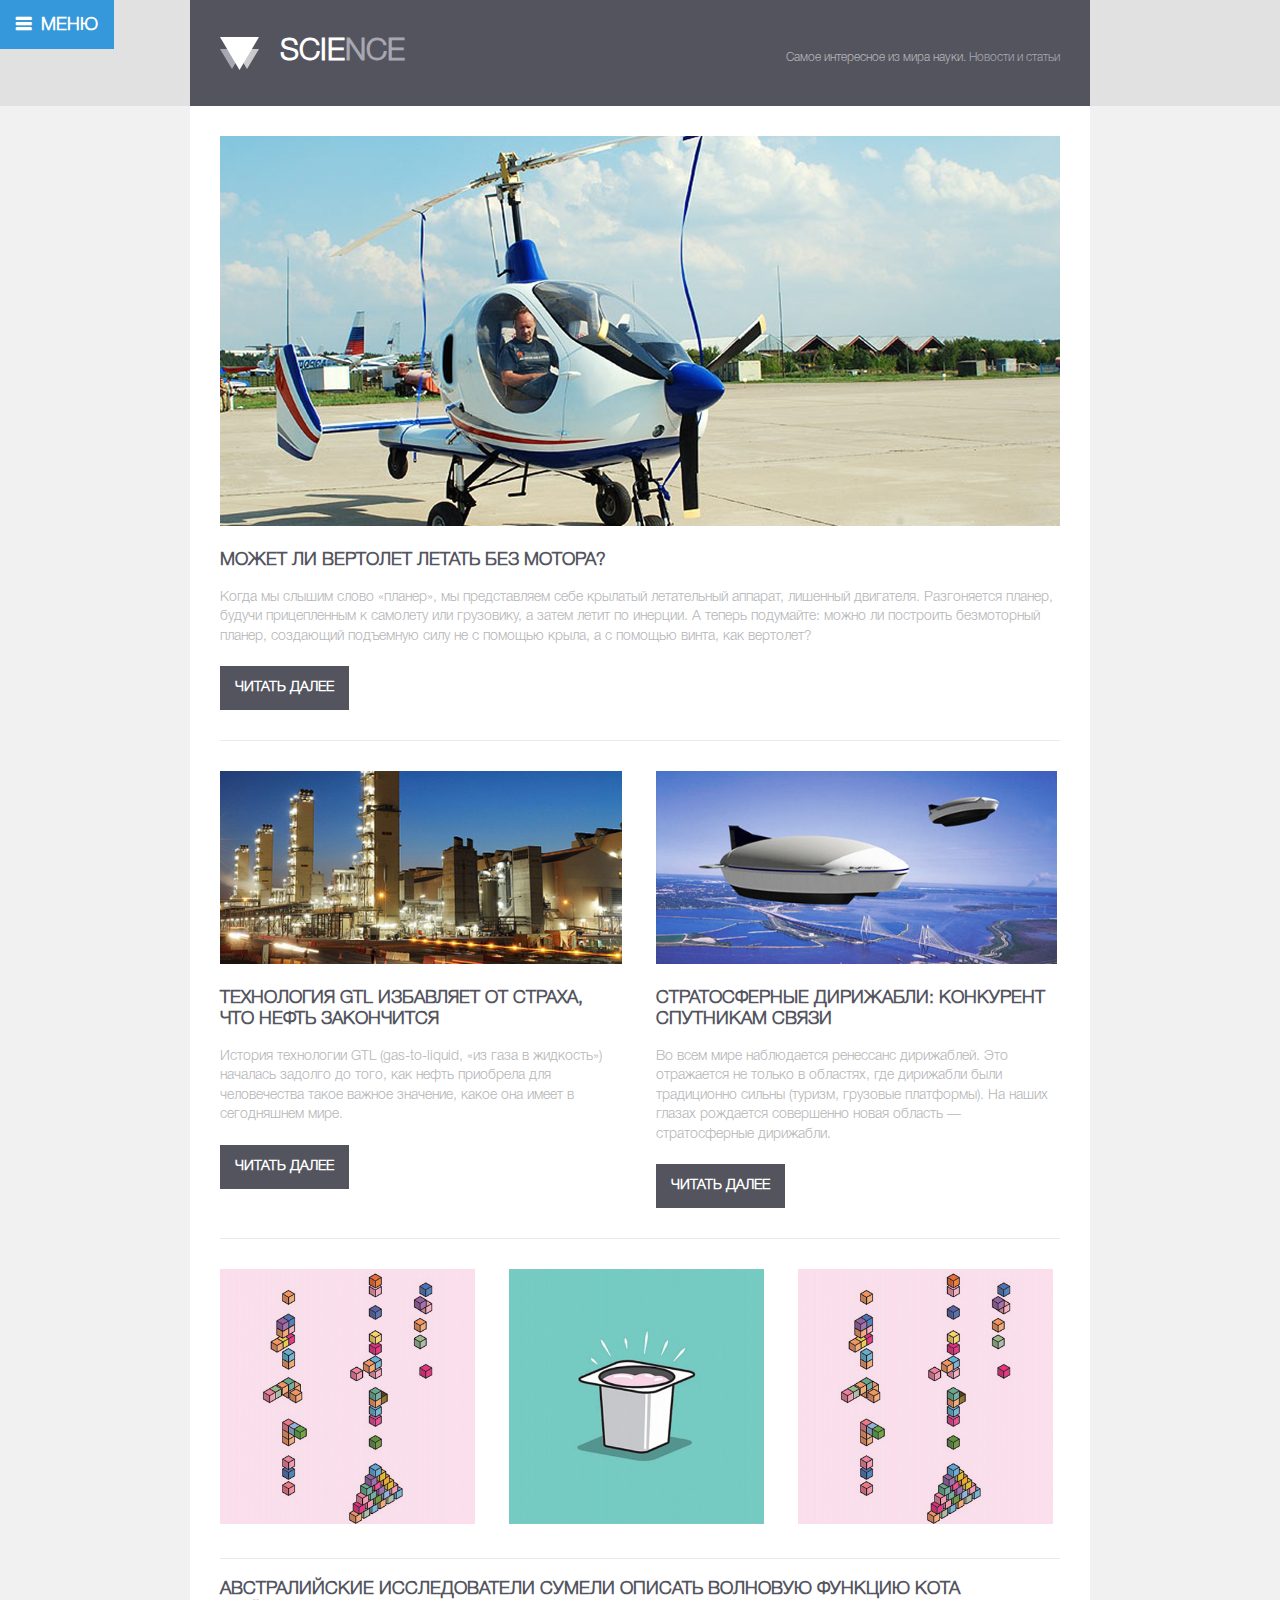
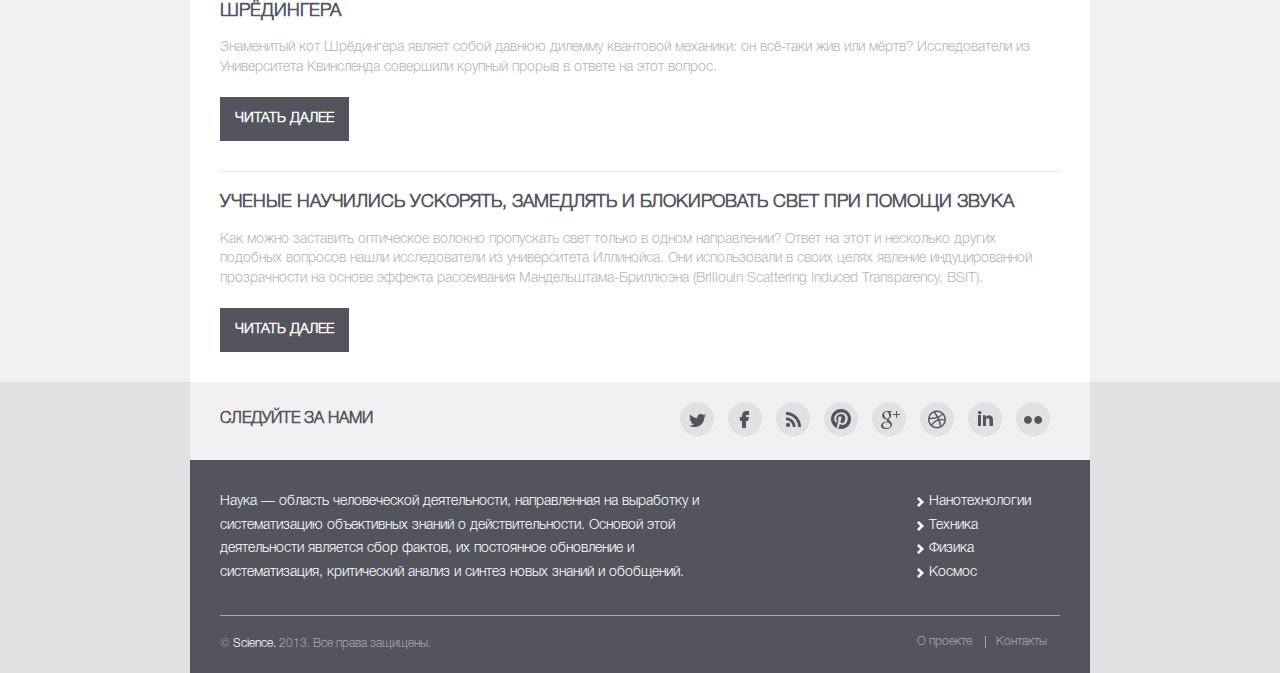
<file: index.html>
<!doctype html>
<html>
	<head>
	<title>Science</title>
	<meta charset="utf-8">
	<meta name="viewport" content="width=device-width">
	<link href="style.css" rel="stylesheet">
	<link href="menu.css" rel="stylesheet">
	<link href="fonts/font-awesome/css/font-awesome.css" rel="stylesheet">
  <!--[if lt IE 9]>
    <link href="ie.css" rel="stylesheet">
  <![endif]-->
  <!--[if lt IE 9]>
    <script src="js/html5shiv.js"></script>
  <![endif]-->
	</head>
<body>
	<div class="menu">
		<span id="menu-title" class="menu-title fa-bars">Меню</span>
		<div class="menu-links">
			<h2>Html / css</h2>
			<a href="/">Главная</a>
			<a href="technic">Техник</a>
			<h2>Js</h2>
      <a href="canvas">Canvas</a>
		</div>
	</div>
	<header class="header">
		<div class="header-block wrap">
			<div class="header-logo">
				<h1>Scie<span>nce</span></h1>
			</div>
			<div class="header-txt">
				Самое интересное из мира науки. <span>Новости и статьи</span>
			</div>
		</div>
	</header>
	<div class="content wrap">
		<article class="main-item article">
			<img src="images/giroglider.jpg" alt="Гироглайдер">
			<h2>Может ли вертолет летать без мотора?</h2>
			<p>Когда мы слышим слово «планер», мы представляем себе крылатый летательный аппарат, лишенный двигателя. Разгоняется планер, будучи прицепленным к самолету или грузовику, а затем летит по инерции. А теперь подумайте: можно ли построить безмоторный планер, создающий подъемную силу не с помощью крыла, а с помощью винта, как вертолет?
			</p>
			<a href="#" class="button">Читать далее</a>
		</article>
		<section class="small-item a-bord">
			<article class="small-item-i article">
				<img src="images/gtl.jpg" alt="Технология GTL">
				<h3>Технология GTL избавляет от страха, что нефть закончится</h3>
				<p>История технологии GTL (gas-to-liquid, «из газа в жидкость») началась задолго до того, как нефть приобрела для человечества такое важное значение, какое она имеет в сегодняшнем мире.</p>
				<a href="#" class="button">Читать далее</a>
			</article>
			<article class="small-item-i article">
				<img src="images/stratospheric_airship.jpg" alt="Стратосферные дирижабли">
				<h3>Стратосферные дирижабли: Конкурент спутникам связи</h3>
				<p>Во всем мире наблюдается ренессанс дирижаблей. Это отражается не только в областях, где дирижабли были традиционно сильны (туризм, грузовые платформы). На наших глазах рождается совершенно новая область — стратосферные дирижабли.</p>
				<a href="#" class="button">Читать далее</a>
			</article>
		</section>
		<section class="image-block a-bord">
			<div class="image-block-i">
				<img src="images/img1.jpg" alt="Биохакеры">
			</div>
			<div class="image-block-i">
				<img src="images/img2.jpg" alt="Биохакеры создали светящийся йогурт">
			</div>
			<div class="image-block-i last-child">
				<img src="images/img1.jpg" alt="Биохакеры">
			</div>
		</section>
		<section class="news">
			<article class="article">
				<h3>Австралийские исследователи сумели описать волновую функцию кота Шрёдингера</h3>
				<p>Знаменитый кот Шрёдингера являет собой давнюю дилемму квантовой механики: он всё-таки жив или мёртв? Исследователи из Университета Квинсленда совершили крупный прорыв в ответе на этот вопрос.</p>
				<a href="#" class="button">Читать далее</a>
			</article>
			<article class="article">
				<h3>Ученые научились ускорять, замедлять и блокировать свет при помощи звука</h3>
				<p>Как можно заставить оптическое волокно пропускать свет только в одном направлении? Ответ на этот и несколько других подобных вопросов нашли исследователи из университета Иллинойса. Они использовали в своих целях явление индуцированной прозрачности на основе эффекта рассеивания Мандельштама-Бриллюэна (Brillouin Scattering Induced Transparency, BSIT).</p>
				<a href="#" class="button">Читать далее</a>
			</article>
		</section>
	</div>
	<footer class="footer">
		<section class="smedia wrap">
			<h4>Следуйте за нами</h4>
			<div class="smedia-icons">
				<a href="#" class="sm-twitter"></a>
				<a href="#" class="sm-facebook"></a>
				<a href="#" class="sm-rss"></a>
				<a href="#" class="sm-pinterest"></a>
				<a href="#" class="sm-google"></a>
				<a href="#" class="sm-dribble"></a>
				<a href="#" class="sm-linkedin"></a>
				<a href="#" class="sm-flickr"></a>
			</div>
		</section>
		<section class="footer-nav wrap">
			<div class="footer-nav-info">
				<p class="footer-nav-txt">Наука — область человеческой деятельности, направленная на выработку и систематизацию объективных знаний о действительности. Основой этой деятельности является сбор фактов, их постоянное обновление и систематизация, критический анализ и синтез новых знаний и обобщений.</p>
				<ul class="footer-nav-list">
					<li><a href="#">Нанотехнологии</a></li>
					<li><a href="#">Техника</a></li>
					<li><a href="#">Физика</a></li>
					<li><a href="#">Космос</a></li>
				</ul>
			</div>
			<div class="copy">
				<p class="copy-info">&copy; <span class="txt-fff">Science.</span> 2013. Все права защищены.</p>
				<ul class="copy-links">
					<li><a href="#">О проекте</a></li>
					<li><a href="#">Контакты</a></li>
				</ul>
			</div>
		</section>
	</footer>

<script src="js/menu.js"></script>
</body>
</html>
</file>
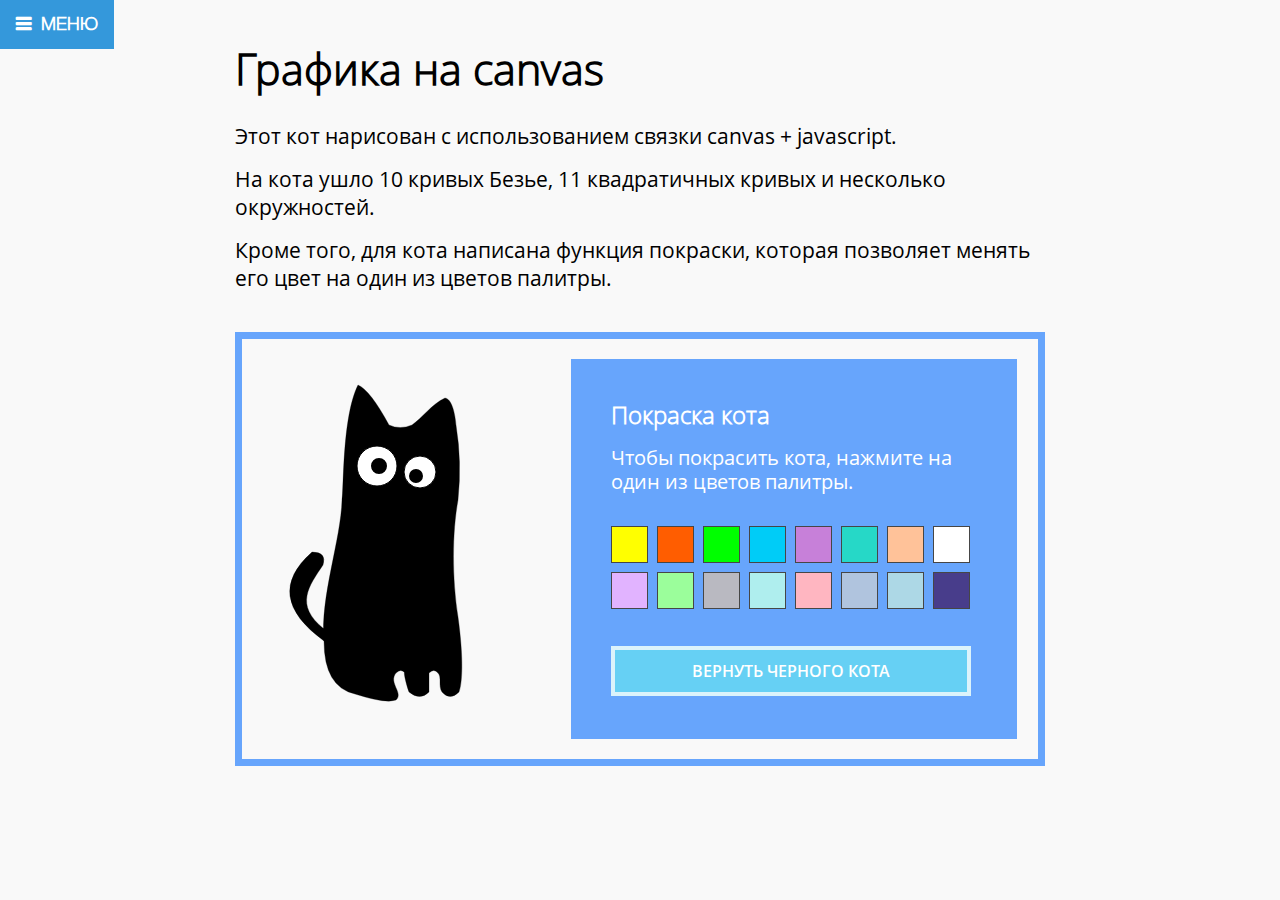
<file: canvas/index.html>
<!doctype html>
<html>
  <head>
    <meta charset="utf-8">
    <link href="weird-cat.css" rel="stylesheet">
    <link href="/menu.css" rel="stylesheet">
    <link href="/fonts/font-awesome/css/font-awesome.css" rel="stylesheet">
    <title>Weird cat</title>
  </head>
  <body>
    <div class="menu">
		  <span id="menu-title" class="menu-title fa-bars">Меню</span>
		  <div class="menu-links">
			  <h2>Html / css</h2>
			  <a href="/">Главная</a>
			  <a href="/technic">Техник</a>
			  <h2>Js</h2>
        <a href="/canvas">Canvas</a>
		  </div>
	  </div>
    <div class="wrap">
      <h1>Графика на canvas</h1>
      <p>Этот кот нарисован с использованием связки canvas + javascript.</p>
      <p>На кота ушло 10 кривых Безье, 11 квадратичных кривых и несколько окружностей.</p>
      <p>Кроме того, для кота написана функция покраски, которая позволяет менять его цвет на 
      один из цветов палитры.</p>
      
      <div class="cats-block">
        <canvas id="weird-cat" class="canvas" width="220" height="338"></canvas>
        <div class="canvas-info">
          <h2>Покраска кота</h2>
          <p>Чтобы покрасить кота, нажмите на один из цветов палитры.</p>
          <div class="palette">
            <!-- Желтый -->
            <input type="radio" class="palette-color" id="yellow">
            <label for="yellow" class="color-yellow"></label>
            <!-- Оранжевый -->
            <input type="radio" class="palette-color" id="orange">
            <label for="orange" class="color-orange"></label>
            <!-- Зеленый -->
            <input type="radio" class="palette-color" id="green">
            <label for="green" class="color-green"></label>
            <!-- Бирюзовый -->
            <input type="radio" class="palette-color" id="turquoise">
            <label for="turquoise" class="color-turquoise"></label>
            <!-- Фиолетовый -->
            <input type="radio" class="palette-color" id="violet">
            <label for="violet" class="color-violet"></label>
            <!-- Цвет морской волны -->
            <input type="radio" class="palette-color" id="seagreen">
            <label for="seagreen" class="color-seagreen"></label>
            <!-- Персиковый -->
            <input type="radio" class="palette-color" id="peach">
            <label for="peach" class="color-peach"></label>
            <!-- Белый -->
            <input type="radio" class="palette-color" id="white">
            <label for="white" class="color-white"></label>
            <!-- Светло-фиолетовый -->
            <input type="radio" class="palette-color" id="lightviolet">
            <label for="lightviolet" class="color-lightviolet"></label>
            <!-- Светло-зеленый -->
            <input type="radio" class="palette-color" id="lightgreen">
            <label for="lightgreen" class="color-lightgreen"></label>
            <!-- Серый -->
            <input type="radio" class="palette-color" id="grey">
            <label for="grey" class="color-grey"></label>
            <!-- Светло-бирюзовый -->
            <input type="radio" class="palette-color" id="lightturquoise">
            <label for="lightturquoise" class="color-lightturquoise"></label>
            <!-- Розовый -->
            <input type="radio" class="palette-color" id="pink">
            <label for="pink" class="color-pink"></label>
            <!-- Холодный синий -->
            <input type="radio" class="palette-color" id="steelblue">
            <label for="steelblue" class="color-steelblue"></label>
            <!-- Светло-синий -->
            <input type="radio" class="palette-color" id="lightblue">
            <label for="lightblue" class="color-lightblue"></label>
            <!-- Темно-фиолетовый -->
            <input type="radio" class="palette-color" id="purple">
            <label for="purple" class="color-purple"></label>
          </div>
          <input type="button" class="black-cat" id="blackcat" value="Вернуть черного кота">
        </div>
      </div>
    </div>

    <script src="weird-cat.js"></script>
    <script src="/js/menu.js"></script>
    
  </body>
</html>
</file>
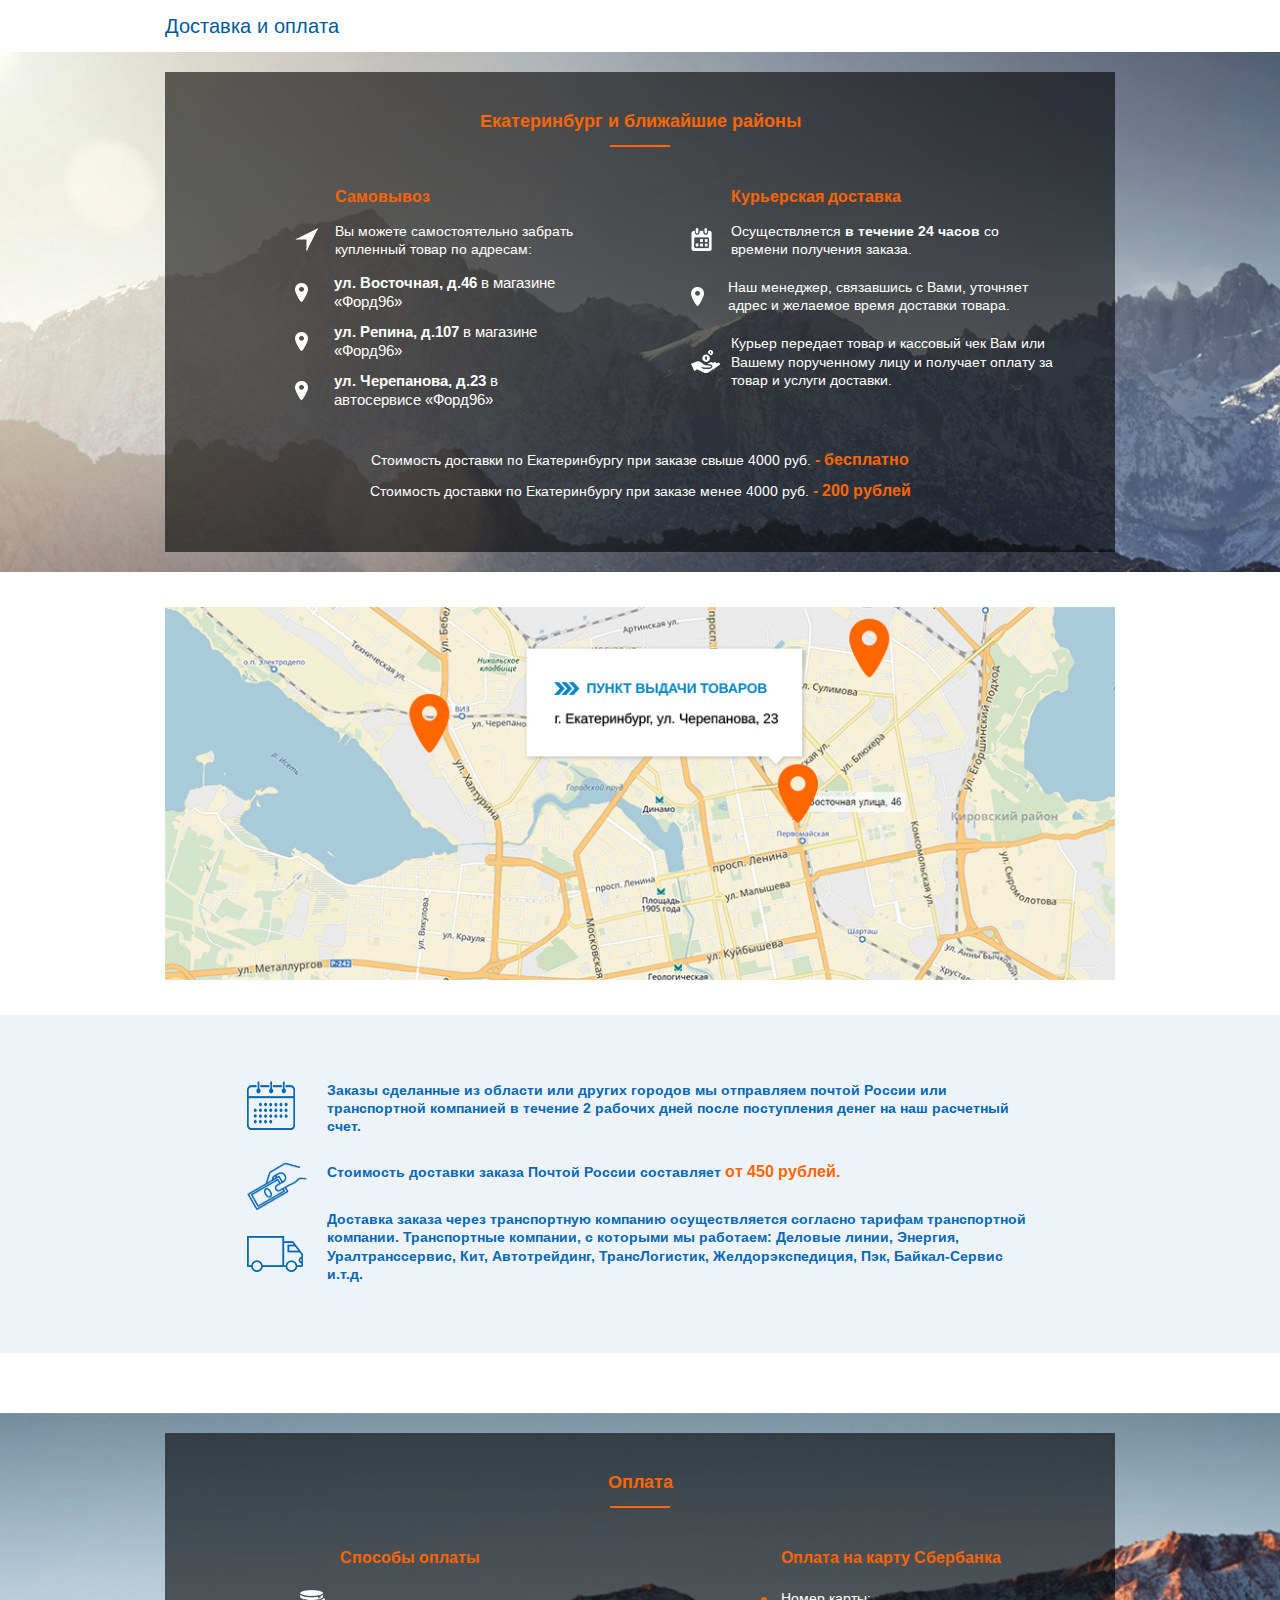
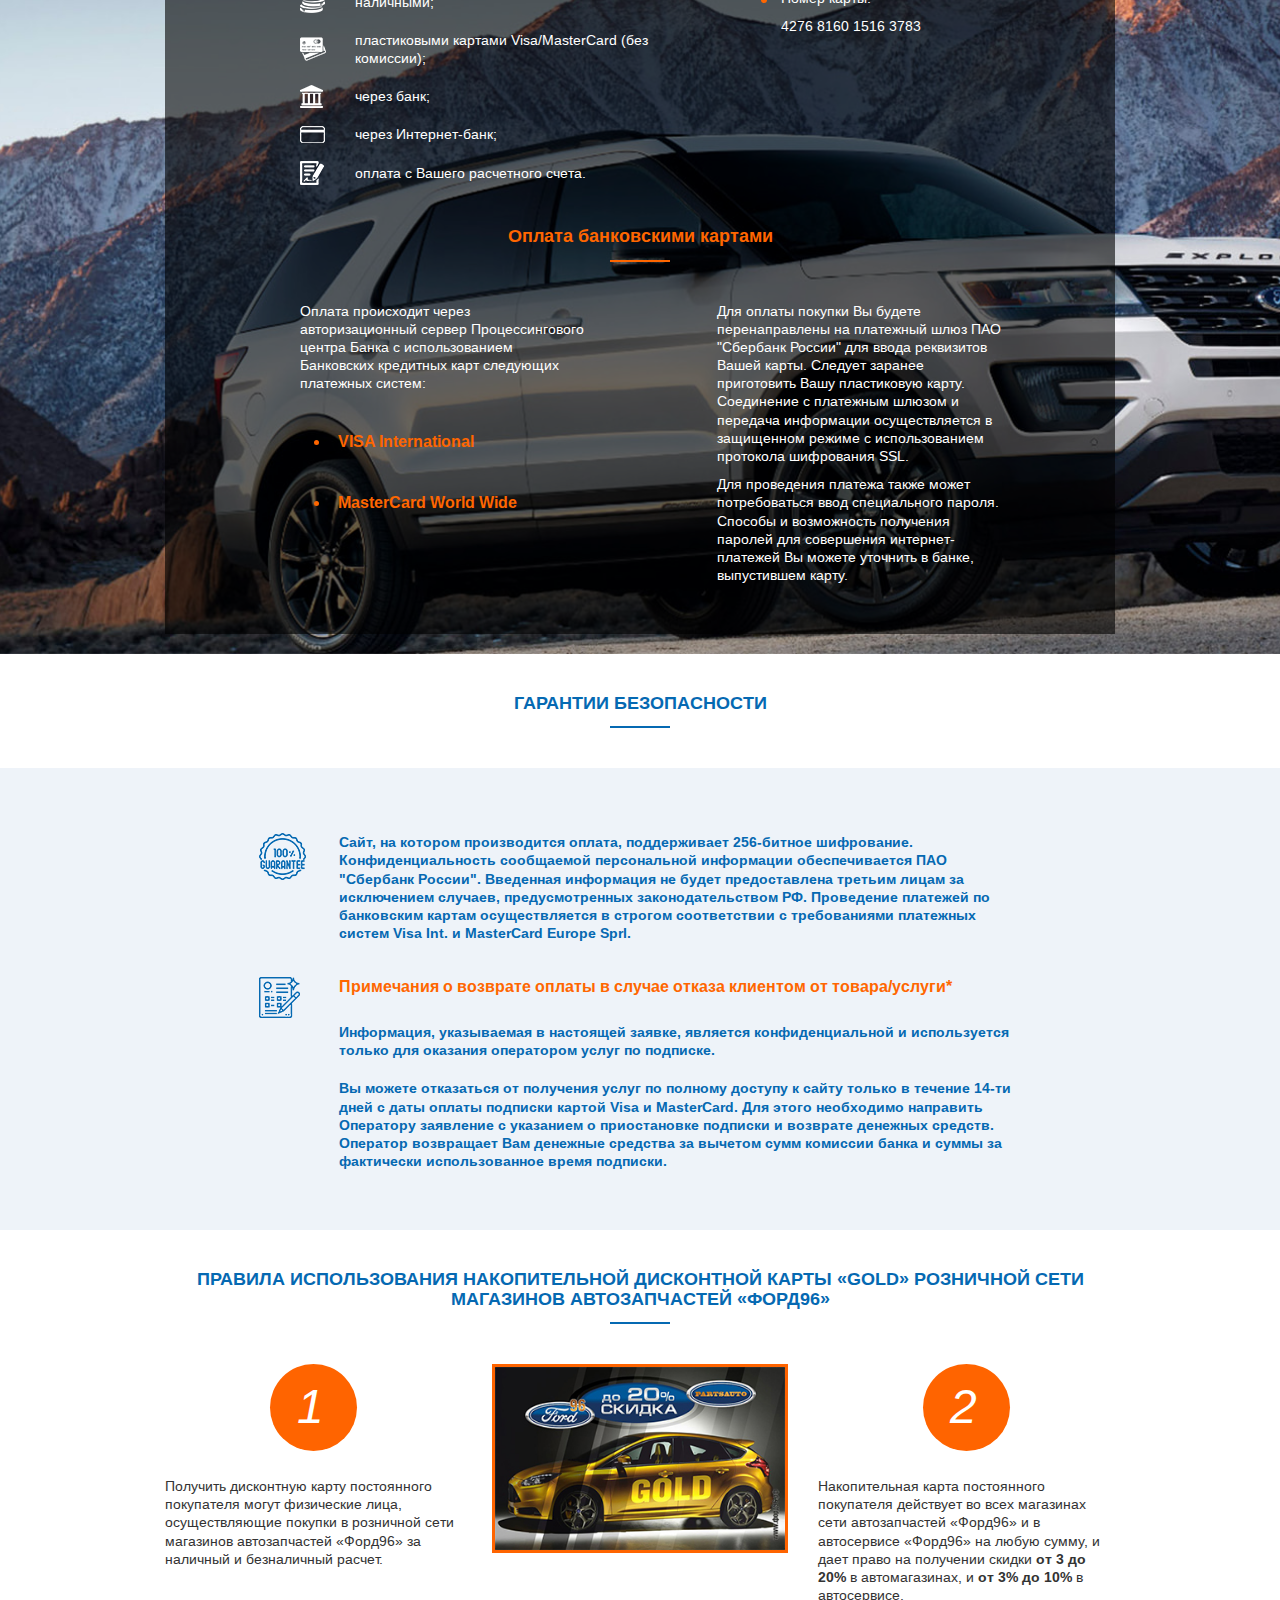
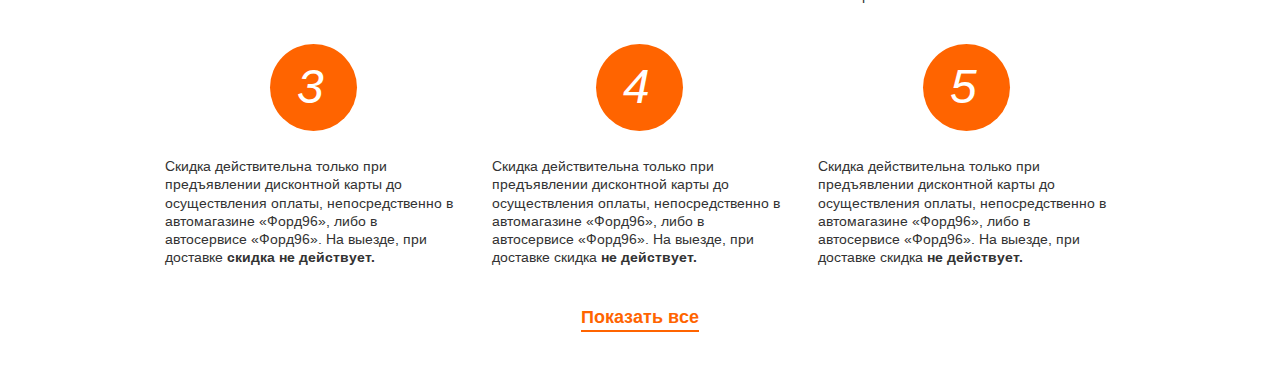
<file: cars/index.html>
<!doctype html>
<html>
  <head>
    <meta charset="utf-8">
    <meta name="viewport" content="width=device-width">
    <title>Ford</title>
    <link rel="stylesheet" href="/bootstrap/bootstrap.css">
    <link rel="stylesheet" href="style.css">
  </head>
  <body class="ford-page">
    <div class="wrapper">
      <h1>Доставка и оплата</h1>
    </div>
    <div class="delivery-block">
      <div class="wrapper">
        <div class="overlay">
          <h2>Екатеринбург и ближайшие районы</h2>
          <div class="row">
            <div class="delivery-points col-xs-12 col-sm-4 col-md-4">
              <div class="title">Самовывоз</div>
              <p>Вы можете самостоятельно забрать купленный товар по адресам:</p>
              <ul class="points-location">
                <li><span class="txt-bold">ул. Восточная, д.46</span> в магазине «Форд96»</li>
                <li><span class="txt-bold">ул. Репина, д.107</span> в магазине «Форд96»</li>
                <li><span class="txt-bold">ул. Черепанова, д.23</span> в автосервисе «Форд96»</li>
              </ul>
            </div>
            <div class="сourier-delivery col-xs-12 col-sm-4 col-sm-offset-1 col-md-5 col-md-offset-1">
              <div class="title">Курьерская доставка</div>
              <p class="time">Осуществляется <span class="txt-bold">в течение 24 часов</span> со времени получения заказа.</p>
              <p class="address">Наш менеджер, связавшись с Вами, уточняет адрес и желаемое время доставки товара.</p>
              <p class="payment">Курьер передает товар и кассовый чек Вам или Вашему порученному лицу и получает оплату за товар и услуги доставки.</p>
            </div>
          </div>
            <div class="delivery-cost">
              <p>Стоимость доставки по Екатеринбургу при заказе свыше 4000 руб. <span class="important">- бесплатно</span></p>
              <p>Стоимость доставки по Екатеринбургу при заказе менее 4000 руб. <span class="important">- 200 рублей</span></p>
            </div>
        </div>
      </div>
    </div>
    <div class="map-block">
      <div class="wrapper row">
        <div class="delivery-map col-xs-12">
          <img src="images/delivery_map.jpg">
        </div>
      </div>
    </div>
    <div class="delivery-terms footnotes-block">
      <div class="wrapper">
        <div class="row">
        <div class="footnotes col-xs-12 col-sm-10 col-md-10 col-md-offset-1">
          <p class="terms">Заказы сделанные из области или других городов мы отправляем почтой России или транспортной компанией в течение 2 рабочих дней после поступления денег на наш расчетный счет.</p>
          <p class="post-of-russia">Стоимость доставки заказа Почтой России составляет <span class="important">от 450 рублей.</span></p>
          <p class="transport-company">Доставка заказа через транспортную компанию осуществляется согласно тарифам транспортной компании. Транспортные компании, с которыми мы работаем: Деловые линии, Энергия, Уралтранссервис, Кит, Автотрейдинг, ТрансЛогистик, Желдорэкспедиция, Пэк, Байкал-Сервис и.т.д.</p>
        </div>
        </div>
      </div>
    </div>
    <div class="payment-block">
      <div class="wrapper">
        <div class="overlay">
          <h2>Оплата</h2>
          <div class="row">
            <div class="payment-options col-xs-12 col-sm-5 col-md-5">
              <div class="title">Способы оплаты</div>
              <ul class="payment-options-list">
                <li class="cash">наличными;</li>
                <li class="credit-card">пластиковыми картами Visa/MasterCard (без комиссии);</li>
                <li class="bank">через банк;</li>
                <li class="online">через Интернет-банк;</li>
                <li class="by-account">оплата с Вашего расчетного счета.</li>
              </ul>
            </div>
            <div class="sberbank-card-payment col-xs-12 col-sm-4 col-md-4">
              <div class="title">Оплата на карту Сбербанка</div>
              <p class="card-number">Номер карты:</p>
              <p>4276 8160 1516 3783</p>
            </div>
          </div>
          <h2 class="clear">Оплата банковскими картами</h2>
          <div class="row">
            <div class="credit-cards-payment col-xs-12 col-sm-4 col-md-4">
              <p>Оплата происходит через авторизационный сервер Процессингового центра Банка с использованием Банковских кредитных карт следующих платежных систем:</p>
              <ul class="credit-card-list">
                <li>VISA International</li>
                <li>MasterCard World Wide</li>
              </ul>
            </div>
            <div class="payment-details col-xs-12 col-sm-4 col-md-4">
              <p>Для оплаты покупки Вы будете перенаправлены на платежный шлюз ПАО "Сбербанк России" для ввода реквизитов Вашей карты. Следует заранее приготовить Вашу пластиковую карту. Соединение с платежным шлюзом и передача информации осуществляется в защищенном режиме с использованием протокола шифрования SSL.</p>
              <p>Для проведения платежа также может потребоваться ввод специального пароля. Способы и возможность получения паролей для совершения интернет-платежей Вы можете уточнить в банке, выпустившем карту.</p>
            </div>
          </div>
        </div>
      </div>
    </div>
    <div class="wrapper">
      <h3>Гарантии безопасности</h3>
    </div>
    <div class="guarantee-block footnotes-block">
      <div class="wrapper row">
        <div class="footnotes col-xs-12 col-sm-10 col-md-10 col-md-offset-1">
          <p class="privacy-guarantee">Сайт, на котором производится оплата, поддерживает 256-битное шифрование. Конфиденциальность сообщаемой персональной информации обеспечивается ПАО "Сбербанк России". Введенная информация не будет предоставлена третьим лицам за исключением случаев, предусмотренных законодательством РФ. Проведение платежей по банковским картам осуществляется в строгом соответствии с требованиями платежных систем Visa Int. и MasterCard Europe Sprl.</p>
          <p class="important">Примечания о возврате оплаты в случае отказа клиентом от товара/услуги*</p>
          <p>Информация, указываемая в настоящей заявке, является конфиденциальной и используется только для оказания оператором услуг по подписке.</p>
          <p>Вы можете отказаться от получения услуг по полному доступу к сайту только в течение 14-ти дней с даты оплаты подписки картой Visa и MasterCard. Для этого необходимо направить Оператору заявление с указанием о приостановке подписки и возврате денежных средств. Оператор возвращает Вам денежные средства за вычетом сумм комиссии банка и суммы за фактически использованное время подписки.</p>
        </div>
      </div>
    </div>
    <div class="wrapper">
      <h3>Правила использования накопительной дисконтной карты «GOLD» розничной сети магазинов автозапчастей «Форд96»</h3>
    </div>
    <div class="discount-card-terms-of-use">
      <div class="wrapper">
        <div class="row">
          <div class="terms-of-use-list col-xs-12 col-sm-4 col-md-4">
            <div class="number"><span>1</span></div>
            <p>Получить дисконтную карту постоянного покупателя могут физические лица, осуществляющие покупки в розничной сети магазинов автозапчастей «Форд96» за наличный и безналичный расчет.</p>
          </div>
          <div class="terms-of-use-list col-xs-12 col-sm-4 col-md-4">
            <img src="images/20pct_discount.jpg" alt="Акция" class="discount-img">
          </div>
          <div class="terms-of-use-list col-xs-12 col-sm-4 col-md-4">
            <div class="number"><span>2</span></div>
            <p>Накопительная карта постоянного покупателя действует во всех магазинах сети автозапчастей «Форд96»  и в автосервисе «Форд96» на любую сумму, и дает право на получении скидки <span class="txt-bold">от 3 до 20%</span> в автомагазинах, и <span class="txt-bold">от 3% до 10%</span> в автосервисе.</p>
          </div>
        </div>
        <div class="row">
          <div class="terms-of-use-list col-xs-12 col-sm-4 col-md-4">
            <div class="number"><span>3</span></div>
            <p>Скидка действительна только при предъявлении дисконтной карты до осуществления оплаты, непосредственно в автомагазине «Форд96», либо в автосервисе «Форд96». На выезде, при доставке <span class="txt-bold">скидка не действует.</span></p>
          </div>
          <div class="terms-of-use-list col-xs-12 col-sm-4 col-md-4">
            <div class="number"><span>4</span></div>
            <p>Скидка действительна только при предъявлении дисконтной карты до осуществления оплаты, непосредственно в автомагазине «Форд96», либо в автосервисе «Форд96». На выезде, при доставке скидка <span class="txt-bold">не действует.</span></p>
          </div>
          <div class="terms-of-use-list col-xs-12 col-sm-4 col-md-4">
            <div class="number"><span>5</span></div>
            <p>Скидка действительна только при предъявлении дисконтной карты до осуществления оплаты, непосредственно в автомагазине «Форд96», либо в автосервисе «Форд96». На выезде, при доставке скидка <span class="txt-bold">не действует.</span></p>
          </div>
        </div>
        <p class="show-all">
          <a href="#" class="action-link">Показать все</a>
        </p>
      </div>
    </div>
    </div>
  </body>
</html>
</file>
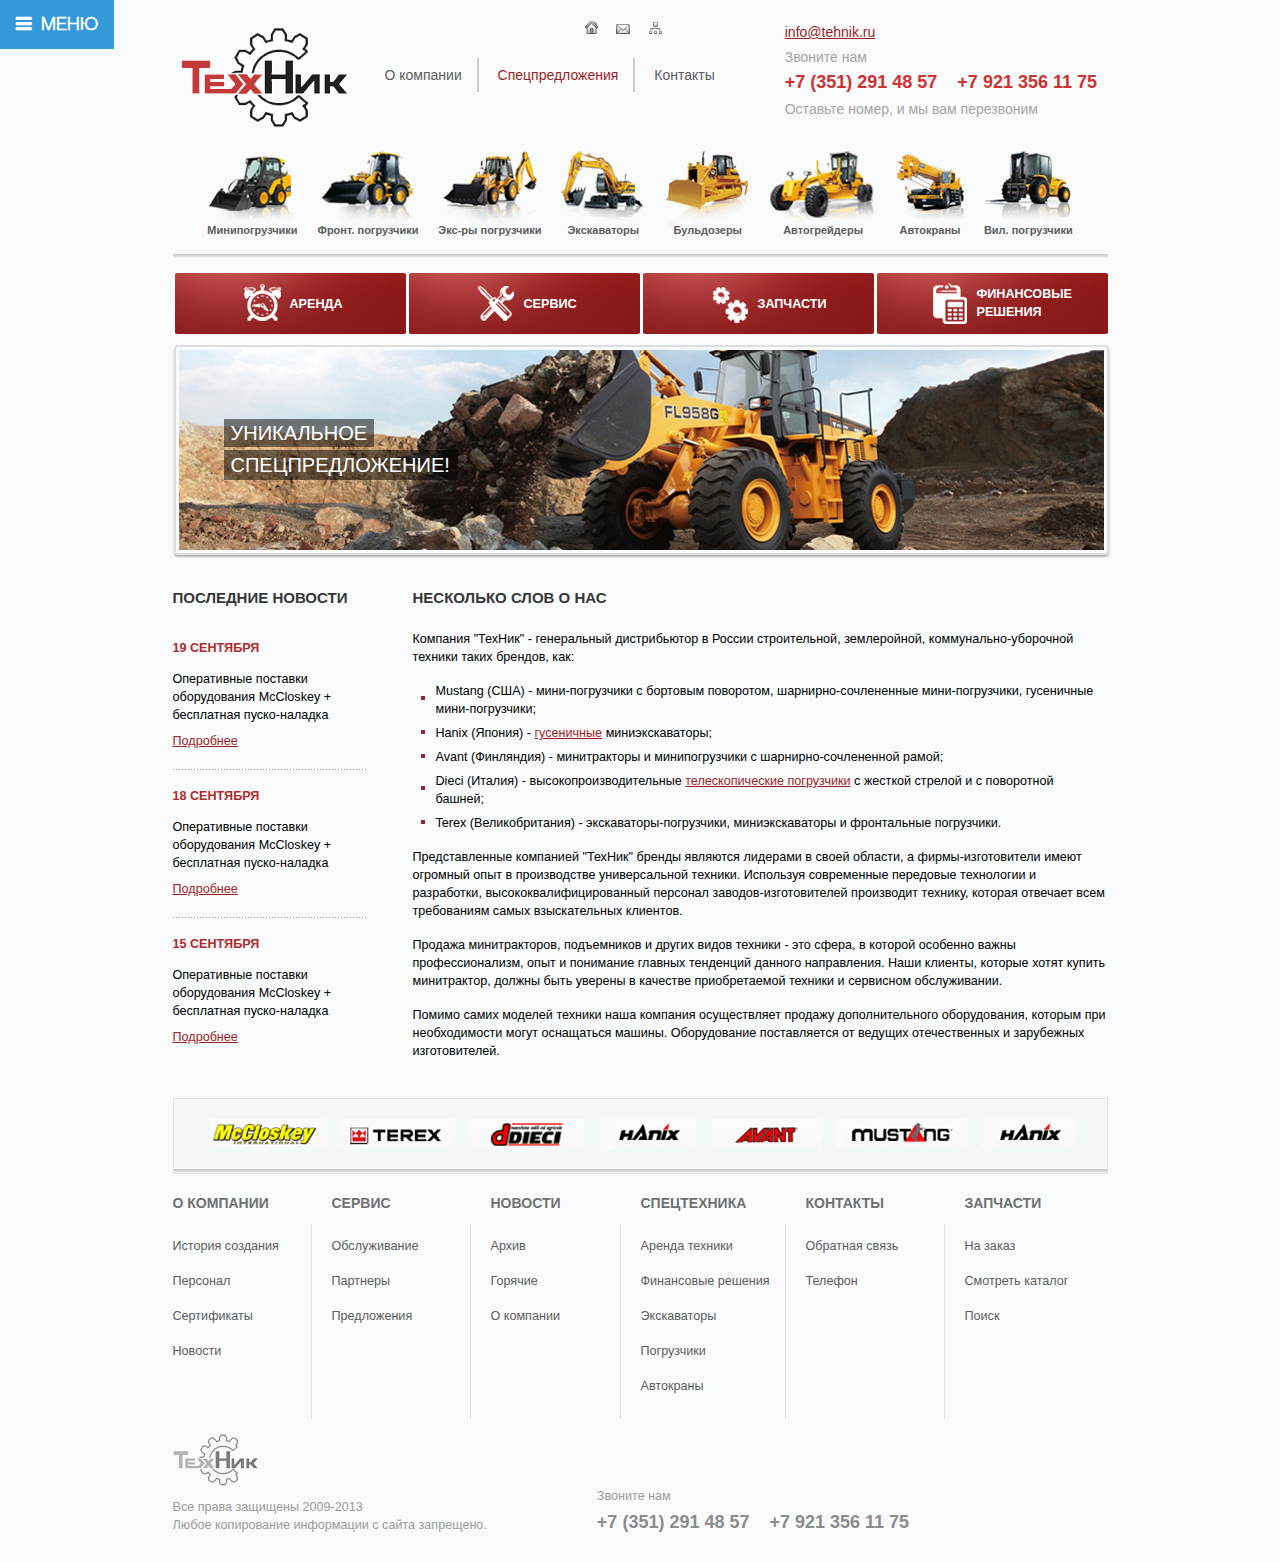
<file: technic/index.html>
<!DOCTYPE html>
<html>
	<head>
		<title>Техник</title>
		<meta charset="utf-8">
		<link href="style.css" rel="stylesheet">
		<link href="/menu.css" rel="stylesheet">
		<link href="/fonts/font-awesome/css/font-awesome.css" rel="stylesheet">
	</head>
	<body>
		<div class="menu">
			<span id="menu-title" class="menu-title fa-bars">Меню</span>
			<div class="menu-links">
				<h2>Html / css</h2>
				<a href="/">Главная</a>
				<a href="/technic">Техник</a>
				<h2>Js</h2>
        <a href="/canvas">Canvas</a>
			</div>
		</div>
		<div id="wrap">
		<div id="header">
			<h1 class="logo"><a href="#" title="ТехНик"><img src="images/logo.png"></a></h1>
			<div id="top-nav">
				<ul class="nav-icons">
					<li><a href="#"><img src="images/map_home.png" alt="На главную"></a></li>
					<li><a href="#"><img src="images/map_mail.png" alt="Написать письмо"></a></li>
					<li><a href="#"><img src="images/map_map.png" alt="Карта сайта"></a></li>
				</ul>
				<ul class="user-nav">
					<li><a href="#">О компании</a></li>
					<li><a href="#" class="redlink">Спецпредложения</a></li>
					<li class="last-child"><a href="#">Контакты</a></li>
				</ul>
			</div> <!-- Конец top-nav -->
			<div id="contact">
				<a href="mailto:info@tehnik.ru" class="redlink underlined">info@tehnik.ru</a>
				<p class="light-grey">Звоните нам</p>
				<span class="red phone first-item">+7 (351) 291 48 57</span><span class="red phone">+7 921 356 11 75</span>
				<p class="light-grey">Оставьте номер, и мы вам перезвоним</p>
			</div> <!-- Конец contact -->
			<ul id="catalogue-list">
				<li><a href="#"><img src="images/minipogruzchik.png" alt="Минипогрузчики">
				<span>Минипогрузчики</span>
				</a></li>
				<li><a href="#"><img src="images/front_pogruzchik.png" alt="Фронтальные погрузчики">
				<span>Фронт. погрузчики</span>
				</a></li>
				<li><a href="#"><img src="images/ekskavator_pogruzchik.png" alt="Экскаваторы погрузчики">
				<span>Экс-ры погрузчики</span>
				</a></li>
				<li><a href="#"><img src="images/ekskavator.png" alt="Экскаваторы">
				<span>Экскаваторы</span>
				</a></li>
				<li><a href="#"><img src="images/buldozer.png" alt="Бульдозеры">
				<span>Бульдозеры</span>
				</a></li>
				<li><a href="#"><img src="images/autograider.png" alt="Автогрейдеры">
				<span>Автогрейдеры</span>
				</a></li>
				<li><a href="#"><img src="images/autokran.png" alt="Автокраны">
				<span>Автокраны</span>
				</a></li>
				<li><a href="#"><img src="images/vilochnie_pogruzchiki.png" alt="Вилочные погрузчики">
				<span>Вил. погрузчики</span>
				</a></li>
			</ul> <!-- Конец catalogue-list -->
			<div class="shadow-line"></div>
		</div> <!-- Конец хэдера -->
		<div id="content">
			<ul id="menu">
				<li><a href="#" class="arenda"><span>Аренда</span>
				</a></li>
				<li><a href="#" class="service"><span>Сервис</span>
				</a></li>
				<li><a href="#" class="zapchasti"><span>Запчасти</span>
				</a></li>
				<li><a href="#" class="finance"><span>Финансовые решения</span>
				</a></li>
			</ul>
			<div id="slider">
				<div class="slider-title"><span>Уникальное</span><span class="last-child">спецпредложение!</span></div>
				<img src="images/slider.jpg">
			</div>
			<div id="news">
				<h2>Последние новости</h2>
				<div>
					<p class="date">19 сентября</p>
					<p>Оперативные поставки оборудования McCloskey + бесплатная пуско-наладка</p>
					<a href="#" class="redlink underlined">Подробнее</a>
				</div>
				<div>
					<p class="date">18 сентября</p>
					<p>Оперативные поставки оборудования McCloskey + бесплатная пуско-наладка</p>
					<a href="#" class="redlink underlined">Подробнее</a>
				</div>
				<div class="last-item">
					<p class="date">15 сентября</p>
					<p>Оперативные поставки оборудования McCloskey + бесплатная пуско-наладка</p>
					<a href="#" class="redlink underlined">Подробнее</a>
				</div>
			</div>  <!-- Конец news -->
			<div id="about">
				<h2>Несколько слов о нас</h2>
				<p>Компания "ТехНик" - генеральный дистрибьютор в России строительной, землеройной, коммунально-уборочной техники таких брендов, как:</p>
				<ul class="redmarker">
					<li>Mustang (США) - мини-погрузчики с бортовым поворотом, шарнирно-сочлененные мини-погрузчики, гусеничные мини-погрузчики;</li>
					<li>Hanix (Япония) - <a  href="#" class="redlink underlined">гусеничные</a> миниэкскаваторы;</li>
					<li>Avant (Финляндия) - минитракторы и минипогрузчики с шарнирно-сочлененной рамой;</li>
					<li>Dieci (Италия) - высокопроизводительные <a href="#" class="redlink underlined">телескопические погрузчики</a> с жесткой стрелой и с поворотной башней;</li>
					<li>Terex (Великобритания) -  экскаваторы-погрузчики, миниэкскаваторы и фронтальные погрузчики.</li>
				</ul>
				<p>Представленные компанией "ТехНик" бренды являются лидерами в своей области, а фирмы-изготовители имеют огромный опыт в производстве универсальной техники. Используя современные передовые технологии и разработки, высококвалифицированный персонал заводов-изготовителей производит технику, которая отвечает всем требованиям самых взыскательных клиентов.</p>
				<p>Продажа минитракторов, подъемников и других видов техники - это сфера, в которой особенно важны профессионализм, опыт и понимание главных тенденций данного направления. Наши клиенты, которые хотят купить минитрактор, должны быть уверены в качестве приобретаемой техники и сервисном обслуживании.</p>
				<p>Помимо самих моделей техники наша компания осуществляет продажу дополнительного оборудования, которым при необходимости могут оснащаться машины. Оборудование поставляется от ведущих отечественных и зарубежных изготовителей.</p>
			</div>  <!-- Конец about -->
		</div> <!-- Конец content -->
		<div class="clear"></div>
		<div id="partners">
			<img src="images/mccloskey.png" alt="McCloskey">
			<img src="images/terex.png" alt="Terex">
			<img src="images/dieci.png" alt="Dieci">
			<img src="images/hanix.png" alt="Hanix">
			<img src="images/avant.png" alt="Avant">
			<img src="images/mustang.png" alt="Mustang">
			<img src="images/hanix.png" alt="Hanix">
		</div>  <!-- Конец partners -->
		<div id="footer">
			<div class="section">
				<h3>О компании</h3>
				<ul>
					<li><a href="#">История создания</a></li>
					<li><a href="#">Персонал</a></li>
					<li><a href="#">Сертификаты</a></li>
					<li><a href="#">Новости</a></li>
				</ul>
			</div>
			<div class="section">
				<h3>Сервис</h3>
				<ul>
					<li><a href="#">Обслуживание</a></li>
					<li><a href="#">Партнеры</a></li>
					<li><a href="#">Предложения</a></li>
				</ul>
			</div>
			<div class="section news">
				<h3>Новости</h3>
				<ul>
					<li><a href="#">Архив</a></li>
					<li><a href="#">Горячие</a></li>
					<li><a href="#">О компании</a></li>
				</ul>
			</div>
			<div class="section technics">
				<h3>Спецтехника</h3>
				<ul>
					<li><a href="#">Аренда техники</a></li>
					<li><a href="#">Финансовые решения</a></li>
					<li><a href="#">Экскаваторы</a></li>
					<li><a href="#">Погрузчики</a></li>
					<li><a href="#">Автокраны</a></li>
				</ul>
			</div>
			<div class="section">
				<h3>Контакты</h3>
				<ul>
					<li><a href="#">Обратная связь</a></li>
					<li><a href="#">Телефон</a></li>
				</ul>
			</div>
			<div class="section">
				<h3>Запчасти</h3>
				<ul class="last-section">
					<li><a href="#">На заказ</a></li>
					<li><a href="#">Смотреть каталог</a></li>
					<li><a href="#">Поиск</a></li>
				</ul>
			</div>
			<div class="clear"></div>
			<div id="copyright">
				<img src="images/logo_grey.png" alt="Техник">
				<p>Все права защищены 2009-2013<br>
				Любое копирование информации с сайта запрещено.</p>
			</div>  <!-- Конец copyright -->
			<div id="contact-bottom">
				<p>Звоните нам</p>
				<span class="phone first-item">+7 (351) 291 48 57</span><span class="phone">+7 921 356 11 75</span>
			</div>
		</div>  <!-- Конец футера -->
	</div>  <!-- Конец wrap -->
  
  <script src="/js/menu.js"></script>
	</body>
</html>
</file>
<file: style.css>
@font-face {
font-family: Helvetica Neue;
src: url(fonts/helvetica/HelveticaNeueCyr-Light.otf);
}
* {
margin: 0;
-webkit-margin-before: 0px;
-webkit-margin-after: 0px;
-webkit-margin-start: 0px;
-webkit-margin-end: 0px;
padding: 0;
}
body {
background: #f1f1f1;
color: #b5b6b8; /* #bfc0c3; */
font-family: 'Helvetica Neue', Sans Serif;
font-size: 100%; /* 16px */
}
p {
font-size: 0.87em; /* 14px */
line-height: 1.4;
}
h1, h2, h3, h4 {
color: #53545e;
line-height: 1.2;
text-transform: uppercase;
}
h2, h3 {
font-size: 1.12em;
}
.wrap {
margin: 0 auto;
/* width: 60%; 600px;*/
width: 52.5em;
max-width: 840px;
}
@media screen and (max-width: 50em) {
	.wrap {
	width: 35em;
	}
}
@media screen and (max-width: 40em) {
	.wrap {
	width: 25em;
	}
}
@media screen and (max-width: 30em) {
	.wrap {
	width: 15em;
	}
}
.txt-fff {
color: #fff;
}
/* Навигация */

/* Хэдер */
.header, .footer {
background: #e1e1e1;
}
.header-block {
background: #53545e;
overflow: hidden;
padding: 35px 30px;
}
.header-logo {
background: url(images/logo.png) 0 50% no-repeat;
float: left;
padding: 0 0 0 60px;
}
.header-logo h1 {
color: #fff;
font-size: 1.88em; /* 30px */
text-transform: uppercase;
}
.header-logo h1 > span, .header-txt span {
color: #a6a7b0;
}
.header-txt {
font-size: 0.75em;
float: right;
padding-top: 1.4em;
}
@media screen and (max-width: 50em) {
	.header-logo, .header-txt {
	float: none;
	margin: 0 auto;
	text-align: center;
	}
	.header-logo {
	width: 130px;
	}
	.header-txt {
	width: 200px;
	}
}
/* Контент */
.content {
background: #fff;
padding: 1.875em 1.875em 0; /* 30px */
}
.a-bord {
border-top: 1px solid #eaeaea;
}

/* Главная статья */
.main-item {
margin-bottom: 30px;
}
.article img {
width: 100%;
}
.article h2, .article h3 {
margin: 1.11em 0 0.9em 0;
}
.article .button {
background: #53545e;
color: #fff;
display: inline-block;
font-size: 0.87em;
font-weight: bold;
padding: 15px;
text-decoration: none;
text-transform: uppercase;
transition: all 0.15s ease-in-out;
}
.article .button:hover {
background: #fff;
color: #53545e;
outline: 1px solid #53545e;
}
.article p {
margin-bottom: 20px;
}
/* Маленькие статьи */
.small-item {
padding-top: 30px;
}
.small-item-i {
display: inline-block;
margin-bottom: 30px;
vertical-align: top;
/* width: 25.125em = 402px = 47.85% */
width: 47.8%;
}
.small-item-i:nth-child(2n+1) {
margin-right: 1.875em; /* 30px */
}
@media screen and (max-width: 50em) {
	.small-item-i {
	margin-right: 0;
	width: 100%;
	}
}
/* Блок с картинками */
.image-block {
padding-top: 30px;
}
.image-block-i {
display: inline-block;
margin-right: 1.875em;
margin-bottom: 1.875em;
width: 30.357%; /* 15.937em = 255px */
}
.image-block :last-child  {
margin-right: 0;
}
.image-block-i img {
width: 100%;
}
@media screen and (max-width: 50em) {
	.image-block-i {
	margin-right: 0;
	width: 100%;
	}
}

/* Новости */
.news .article {
border-top: 1px solid #eaeaea;
padding-bottom: 1.875em;
}

/* Футер */
/* Соцсети */
.smedia {
background: #f1f1f1;
overflow: hidden;
padding: 20px 30px;
}
.smedia h4 {
float: left;
margin: 0.5em 1.2em 0.5em 0;
}
.smedia-icons {
float: right;
}
@media screen and (max-width: 50em) {
	.smedia-icons {
	float: left;
	}
	.smedia a[class^="sm-"] {
	margin: 0 0.625em 0.2em 0;
	}
}
.smedia a[class^="sm-"] {
background-color: #e1e1e1;
border-radius: 50%;
display: inline-block;
height: 34px;
width: 34px;
margin-right: 0.625em;
}
.smedia a[class^="sm-"]:hover {
background-color: #ade5ff;
}
.sm-twitter {
background: url(images/twitter.png) no-repeat;
}
.sm-facebook {
background: url(images/facebook.png) no-repeat;
}
.sm-rss {
background: url(images/rss.png) no-repeat;
}
.sm-pinterest {
background: url(images/pinterest.png) no-repeat;
}
.sm-google {
background: url(images/google.png) no-repeat;
}
.sm-dribble {
background: url(images/dribble.png) no-repeat;
}
.sm-linkedin {
background: url(images/linkedin.png) no-repeat;
}
.sm-flickr {
background: url(images/flickr.png) no-repeat;
}
 /* Ховер для иконок соцсетей */
.sm-twitter:hover {
background: url(images/twitter.png) left bottom no-repeat;
}
.sm-facebook:hover {
background: url(images/facebook.png) left bottom no-repeat;
}
.sm-rss:hover {
background: url(images/rss.png) left bottom no-repeat;
}
.sm-pinterest:hover {
background: url(images/pinterest.png) left bottom no-repeat;
}
.sm-google:hover {
background: url(images/google.png) left bottom no-repeat;
}
.sm-dribble:hover {
background: url(images/dribble.png) left bottom no-repeat;
}
.sm-linkedin:hover {
background: url(images/linkedin.png) left bottom no-repeat;
}
.sm-flickr:hover {
background: url(images/flickr.png) left bottom no-repeat;
}

/* Навигация в футере */
.footer-nav {
background: #53545e;
padding: 30px 30px 20px 30px;

}
.footer-nav-info {
overflow: hidden;
margin-bottom: 30px;
}
.footer-nav-txt, .footer-nav-list {
font-size: 0.87em; /* 14px */
line-height: 1.7em; /* 24 px */
}
.footer-nav-txt {
color: #fff;
float: left;
margin-right: 150px;
width: 58.3%; /* 350px;*/
}
.footer-nav-list {
float: right;
width: 17%;
}
.footer-nav-list li {
background: url(images/footer_list_bg.png) left center no-repeat;
list-style: none;
padding-left: 12px;
}
.footer-nav-list li > a {
color: #fff;
text-decoration: none;
}
.footer-nav-list li > a:hover {
text-decoration: underline;
}
@media screen and (max-width: 50em) {
	.footer-nav-txt {
	float: none;
	margin: 0 0 1.14em 0;
	width: 100%;
	}
	.footer-nav-list {
	float: none;
	width: 100%;
	}
}
/* Копирайт */
.copy {
border-top: 1px solid #a6a7b0;
color: #a6a7b0;
padding: 20px 0 0 0;
}
.copy:after {
content: '';
clear: both;
display: block;
}
.copy-info {
float: left;
font-size: 0.75em;
}
.copy-links {
float: right;
font-size: 0.75em;
width: 17%;
}
.copy-links li {
border-left: 1px solid #a6a7b0;
display: inline-block;
list-style: none;
padding-left: 10px;
}
.copy-links li:first-child {
border: none;
padding: 0 10px 0 0;
}
.copy-links li  > a {
color: #a6a7b0;
text-decoration: none;
transition: all 0.2s ease-in-out;
}
.copy-links li  > a:hover {
color: #fff;
}
@media screen and (max-width: 50em) {
	.copy-info {
	float: none;
	margin: 0 0 1em 0;
	}
	.copy-links {
	float: none;
	width: 100%;
	}
}
</file>
<file: ie.css>
/* Маленькие статьи */
.small-item-i {
margin-right: 1.875em;
}
.small-item-i + .small-item-i {
margin-right: 0;
}

/* Блок с картинками */
.image-block .last-child {
margin-right: 0;
}

/* Иконки соцсетей */
.smedia a[class^="sm-"] {
background-color: transparent;
display: inline-block;
height: 34px;
width: 34px;
margin-right: 0.625em;
}
.smedia a[class^="sm-"]:hover {
background-color: transparent;
}
.sm-twitter {
background: url(images/ie_twitter.png) no-repeat;
}
.sm-facebook {
background: url(images/ie_facebook.png) no-repeat;
}
.sm-rss {
background: url(images/ie_rss.png) no-repeat;
}
.sm-pinterest {
background: url(images/ie_pinterest.png) no-repeat;
}
.sm-google {
background: url(images/ie_google.png) no-repeat;
}
.sm-dribble {
background: url(images/ie_dribble.png) no-repeat;
}
.sm-linkedin {
background: url(images/ie_linkedin.png) no-repeat;
}
.sm-flickr {
background: url(images/ie_flickr.png) no-repeat;
}
 /* Ховер для иконок соцсетей */
.sm-twitter:hover {
background: url(images/ie_twitter.png) left bottom no-repeat;
}
.sm-facebook:hover {
background: url(images/ie_facebook.png) left bottom no-repeat;
}
.sm-rss:hover {
background: url(images/ie_rss.png) left bottom no-repeat;
}
.sm-pinterest:hover {
background: url(images/ie_pinterest.png) left bottom no-repeat;
}
.sm-google:hover {
background: url(images/ie_google.png) left bottom no-repeat;
}
.sm-dribble:hover {
background: url(images/ie_dribble.png) left bottom no-repeat;
}
.sm-linkedin:hover {
background: url(images/ie_linkedin.png) left bottom no-repeat;
}
.sm-flickr:hover {
background: url(images/ie_flickr.png) left bottom no-repeat;
}
</file>
<file: canvas/weird-cat.css>
@font-face {
  font-family: 'OpenSansRegular';
  src: url('/fonts/opensans/opensans-regular.eot');
  src: url('/fonts/opensans/opensans-regular.eot?#iefix') format('embedded-opentype'),
       url('/fonts/opensans/opensans-regular.woff') format('woff'),
       url('/fonts/opensans/opensans-regular.ttf') format('truetype');
  font-weight: normal;
  font-style: normal;
}

@font-face {
  font-family: 'OpenSansLightRegular';
  src: url('/fonts/opensans/opensans-light.eot');
  src: url('/fonts/opensans/opensans-light.eot?#iefix') format('embedded-opentype'),
       url('/fonts/opensans/opensans-light.woff') format('woff'),
       url('/fonts/opensans/opensans-light.ttf') format('truetype');
  font-weight: normal;
  font-style: normal;
}

@font-face {
  font-family: 'OpenSansSemiboldRegular';
  src: url('/fonts/opensans/opensans-semibold.eot');
  src: url('/fonts/opensans/opensans-semibold.eot?#iefix') format('embedded-opentype'),
       url('/fonts/opensans/opensans-semibold.woff') format('woff'),
       url('/fonts/opensans/opensans-semibold.ttf') format('truetype');
  font-weight: normal;
  font-style: normal;
}

* {
  margin: 0;
  padding: 0;
}

body {
  background: #f9f9f9;
	font-size: 16px;
  font-family: 'OpenSansRegular';
}

h1, h2, h3 {
  font-family: 'OpenSansLightRegular';
  margin: 10px 0;
}

.wrap {
	margin: 0 auto;
  padding-top: 30px;
	width: 810px;
}

.wrap h1 {
  font-size: 2.7em;
  margin: 0;
  padding: 10px 0;
}

.wrap p {
  font-size: 1.3em;
  margin: 15px 0;
}

.cats-block {
  border: 7px solid rgba(66, 144, 253, 0.8);
  margin: 40px 0 60px;
  padding: 20px;
}

.canvas, .canvas-info {
  display: inline-block;
  vertical-align: middle;
}

.canvas-info {
  background: rgba(66, 144, 253, 0.8);
  color: #fff;
  height: 300px;
  margin-left: 85px;
  padding: 40px;
  width: 366px;
}

.canvas-info p {
  font-size: 1.25em;
  line-height: 1.2;
}

.canvas-info h2 {
  margin-top: 0;
}

.palette {
  margin: 30px 0;
}

.palette-color {
  display: none;
}

label[class^="color"] {
  border: 1px solid #464646;
  display: inline-block;
  margin: 2px 5px 2px 0;
  width: 35px;
  height: 35px;
}
.color-yellow {
  background: rgb(255, 255, 0);
}

.color-orange {
  background: rgb(255, 93, 0);
}

.color-green {
  background: rgb(0, 255, 0);
}

.color-turquoise {
  background: rgb(0, 204, 247);
}

.color-violet {
  background: rgb(199, 128, 217);
}

.color-seagreen {
  background: rgb(38, 216, 199);
}

.color-peach {
  background: rgb(255, 194, 153);
}

.color-white {
  background: rgb(255, 255, 255);
}

.color-lightviolet {
  background: rgb(225, 179, 255);
}

.color-lightgreen {
  background: rgb(155, 254, 155);
}

.color-grey {
  background: rgb(185, 185, 193);
}

.color-lightturquoise {
  background: rgb(175, 238, 238);
}

.color-pink {
 background: rgb(255, 182, 193);
}

.color-steelblue {
  background: rgb(176, 196, 222);
}

.color-lightblue {
  background: rgb(173, 216, 230);
}

.color-purple {
  background: rgb(72, 61, 139);
}

.color-02 {
  background: rgb(255, 228, 196);
}

.black-cat {
  background: #66d0f4;
  border: 4px solid #dbf3fb;
  color: #fff;
  font-family: 'OpenSansSemiboldRegular';
  font-size: 16px;
  font-weight: bold;
  padding: 10px;
  text-transform: uppercase;
  width: 360px;
}
</file>
<file: cars/style.css>
/* Шрифт для сайта: Arimo */

@font-face {
  font-family: 'ArimoRegular';
  src: url('fonts/ArimoRegular.eot');
  src: url('fonts/ArimoRegular.eot?#iefix') format('embedded-opentype'),
       url('fonts/ArimoRegular.woff') format('woff'), 
       url('fonts/ArimoRegular.ttf') format('truetype');
  font-style: normal;
  font-weight: normal;
}

@font-face {
  font-family: 'ArimoBold';
  src: url('fonts/ArimoBold.eot');
  src: url('fonts/ArimoBold.eot?#iefix') format('embedded-opentype'),
       url('fonts/ArimoBold.woff') format('woff'), 
       url('fonts/ArimoBold.ttf') format('truetype');
  font-style: normal;
  font-weight: normal;
}

@font-face {
  font-family: 'ArimoItalic';
  src: url('fonts/ArimoItalic.eot');
  src: url('fonts/ArimoItalic.eot?#iefix') format('embedded-opentype'),
       url('fonts/ArimoItalic.woff') format('woff'), 
       url('fonts/ArimoItalic.ttf') format('truetype');
  font-style: normal;
  font-weight: normal;
}

@font-face {
  font-family: 'ArimoBoldItalic';
  src: url('fonts/ArimoBoldItalic.eot');
  src: url('fonts/ArimoBoldItalic.eot?#iefix') format('embedded-opentype'),
       url('fonts/ArimoBoldItalic.woff') format('woff'), 
       url('fonts/ArimoBoldItalic.ttf') format('truetype');
  font-style: normal;
  font-weight: normal;
}

/* Основные стили:
   заголовки, параграфы, списки.
*/

.ford-page {
  font-family: ArimoRegular;
  line-height: 1.3;
}

.ford-page h1 {
  color: #005a9b;
  font-size: 20px;
  font-weight: normal;
  margin: 0;
  padding: 15px 0;
}

.ford-page h2 {
  color: #ff6600;
  font-family: ArimoBold;
  font-size: 18px;
  margin: 0;
  text-align: center;
}

.ford-page h2:after {
  border-bottom: 2px solid #ff6600;
  content: "";
  display: block;
  margin: 13px auto 0 auto;
  width: 60px;
}

.ford-page h3 {
  color: #0569b2;
  font-family: ArimoBold;
  font-size: 18px;
  margin: 40px 0;
  text-align: center;
  text-transform: uppercase;
}

.ford-page h3:after {
  border-bottom: 2px solid #0569b2;
  content: "";
  display: block;
  margin: 12px auto 0 auto;
  width: 60px;
}


/* Специфические стили для контента */
.wrapper {
  width: 980px;
  min-width: 980px;
  max-width: 980px;
  margin: 0 auto;
  position: relative;
  padding-right: 15px;
  padding-left: 15px;
}

@media (max-width: 991px) {
  .wrapper {
    width: 100%;
    min-width: auto;
    max-width: none;
  }
}

/** Светло-синий блок. Используется для примечаний **/
.footnotes-block {
  background: #eef3f9;
  color: #0569b2;
  font-family: ArimoBold;
}

.footnotes p {
  margin-bottom: 20px;
}

/** Оверлей внутри блоков Доставка и Оплата **/
.overlay {
  background: rgba(0, 0, 0, 0.6);
  color: #fff;
  padding: 40px 15px;
}

@media (max-width: 768px) {
  .overlay {
    padding: 40px 15px 40px 25px;
  }
}

/** Тайтлы внутри блоков Доставка и Оплата **/
.title {
  color: #ff6400;
  font-size: 16px;
  font-family: ArimoBold;
  margin-bottom: 14px;
  margin-left: 40px;
}

/** Жирный шрифт. Через font-weight не задается,
    в папке шрифтов для этого есть специальный шрифт ArimoBold **/
.txt-bold {
  font-family: ArimoBold;
}

/** Оранжевый шрифт для выделения важных частей текста **/
.important {
  color: #ff6600;
  font-family: ArimoBold;
  font-size: 16px;
}

/** Ссылка для совершения действия **/
.action-link {
  color: #ff6400;
  border-bottom: 2px solid;
  display: inline-block;
  font-family: ArimoBold;
  font-size: 18px;
}

.action-link:hover {
  color: #fe9b5b;
}

.action-link:hover,
.action-link:focus,
.action-link:visited {
  text-decoration: none;
}

/** Очищает плавающие блоки **/
.clear {
  clear: both;  
}

/* Блоки страницы */
/** Доставка по Екб **/
.delivery-block {
  background-image: url(images/ford_background_top.jpg);
  background-position: center center;
  background-repeat: no-repeat;
  background-size: cover;
  padding: 20px 0;
}

.delivery-block > .wrapper > .overlay > .row {
  margin-bottom: 25px;
  margin-top: 40px;
}

@media (max-width: 768px) {
  .delivery-block > .wrapper > .overlay > .row {
  margin-bottom: 0;
  }
}

.delivery-points {
  margin-left: 115px;
}

@media (max-width: 768px) {
  .delivery-points,
  .сourier-delivery  {
    margin-left: 0;
    padding: 0 0 20px 20px;
  }
}

.delivery-points p {
  background: url(images/location_arrow.png) 0 50% no-repeat;
  padding-left: 40px;
}

.delivery-points .points-location {
  font-size: 15px;
  list-style-type: none;
  padding-left: 0;
}

.delivery-points .points-location li {
  background: url(images/pin.png) 0 50% no-repeat;
  padding: 5px 0 5px 39px;
}

.сourier-delivery .time,
.сourier-delivery .address,
.сourier-delivery .payment {
  margin-bottom: 20px;
}  

.сourier-delivery .time {
  background: url(images/calendar.png) 0 50% no-repeat;
  padding-left: 40px;
}

.сourier-delivery .address {
  background: url(images/pin.png) 0 50% no-repeat;
  padding-left: 37px;
}

.сourier-delivery .payment {
  background: url(images/cash_receiving.png) 0 50% no-repeat;
  padding-left: 40px;
}

.delivery-cost {
  text-align: center;
}

@media (max-width: 760px) {
  .delivery-cost {
    text-align: left;
  }
}

/** Яндекс карта пунктов выдачи **/
.map-block {
  background: #fff;
  padding: 35px 0;
}

.delivery-map {
  padding: 0;
}

.delivery-map img {
  width: 100%;
}

/** Примечания по доставке **/
.delivery-terms {
  padding: 66px 0 56px 0;
}

.delivery-terms .terms,
.delivery-terms .post-of-russia,
.delivery-terms .transport-company {
  padding-left: 80px;
  margin-bottom: 0;
}

.delivery-terms .terms {
  background: url(images/calendar_terms.png) 0 0 no-repeat;
  padding-bottom: 27px;
}

.delivery-terms .post-of-russia {
  background: url(images/hand_cash.png) 0 0 no-repeat;
  padding-bottom: 27px;
}
.delivery-terms .transport-company {
  background: url(images/track.png) 0 50% no-repeat;
  padding-bottom: 14px;
}

/** Оплата **/
.payment-block {
  background-image: url(images/ford_background_middle.jpg);
  background-position: center center;
  background-repeat: no-repeat;
  background-size: cover;
  padding: 20px 0;
  margin-top: 60px;
}

.payment-options,
.sberbank-card-payment {
  margin-bottom: 25px;
  margin-top: 40px;
}

.payment-options {
  margin-left: 120px;
}

.sberbank-card-payment {
  margin-left: 65px;
}

@media (max-width: 768px) {
  .payment-options,
  .sberbank-card-payment  {
    margin-left: 0;
    margin-top: 20px;
  }
}

.payment-options .payment-options-list {
  font-size: 14px;
  list-style-type: none;
  padding-left: 0;
}

.payment-options .payment-options-list li {
  padding: 10px 0 10px 55px;
}

.payment-options-list .cash {
  background: url(images/coins_stack.png) 0 50% no-repeat;
}

.payment-options-list .credit-card {
  background: url(images/credit_cards.png) 0 50% no-repeat;
}

.payment-options-list .bank {
  background: url(images/bank.png) 0 50% no-repeat;
}

.payment-options-list .online {
  background: url(images/online_pay.png) 0 50% no-repeat;
}

.payment-options-list .by-account {
  background: url(images/by_account.png) 0 50% no-repeat;
}

.sberbank-card-payment .title {
  margin-left: 20px;
  margin-bottom: 20px;
}

.sberbank-card-payment .card-number:before {
  background: #ff6600;
  border-radius: 50%;
  content: "";
  display: inline-block;
  margin-right: 14px;
  width: 6px;
  height: 6px;
}

.sberbank-card-payment .card-number + p {
  margin-left: 20px;
}

.credit-cards-payment,
.payment-details {
  margin-top: 40px;
}

.credit-cards-payment {
  margin-left: 120px;
}

.payment-details {
  margin-left: 100px;
}

@media (max-width: 768px) {
  .credit-cards-payment,
  .payment-details {
    margin-top: 20px;
    margin-left: 0;
  }
}

.credit-card-list {
  padding-left: 30px;
}

.credit-card-list li{
  color: #ff6600;
  font-family: ArimoBold;
  font-size: 16px;
  margin: 40px 0;
  padding-left: 8px;
}

@media (max-width: 768px) {
  .credit-card-list {
    margin-bottom: 0;
  }
  .credit-card-list li {
    margin: 10px 0;
  }
}

/** Гарантии **/
.guarantee-block {
  padding: 65px 0 40px 0;
}

.guarantee-block .privacy-guarantee,
.guarantee-block .important,
.guarantee-block p {
  padding-left: 80px;
}

.guarantee-block .privacy-guarantee {
  background: url(images/guarantee.png) 0 0 no-repeat;
}

.guarantee-block .important {
  background: url(images/inspection.png) 0 0 no-repeat;
  margin-top: 35px;
  margin-bottom: 0;
  padding-bottom: 25px;
}

/** Правила использования дисконтных карт **/
.discount-card-terms-of-use {
  margin-bottom: 35px;
}

.discount-card-terms-of-use .number {
  background: #ff6400;
  border-radius: 50%;
  display: block;
  margin: 0 auto 26px auto;
  position: relative;
  width: 87px;
  height: 87px;
}

.number > span {
  position: absolute;
  top: 12px;
  left: 27px;
  color: #fff;
  font-family: ArimoItalic;
  font-size: 48px;
}

.terms-of-use-list {
  margin-bottom: 30px;
}

.discount-card-terms-of-use .discount-img {
  border: 3px solid #ff6400;
  width: 100%;
}

.show-all {
  text-align: center;
}
</file>
<file: technic/style.css>
* {
margin: 0;
padding: 0;}
body {
background: #f8fafb;
font: 14px Arial, sans-serif;
line-height: 18px;}

a {
color: #5d5d5d;
text-decoration: none;}
a.redlink {
color: #9c1f1f;}
a.underlined {
text-decoration: underline;}
a:hover, a.redlink:hover, a.underlined:hover {
color: #f72727;}
a.underlined:hover {
text-decoration: none;}
a img {
border: none;}

h2 {
color: #373737;
font-size: 15px;
font-weight: 700;
padding-bottom: 15px;
text-transform: uppercase;}

h3 {
color: #707171;
text-transform: uppercase;
font-size: 14px;
font-weight: 700;}

p {
padding: 8px 0;}

ul.redmarker {
margin: 5px 8px;}
ul.redmarker li {
background: url(images/list_bg.png) 0% 45% no-repeat;
list-style-type: none;
padding: 3px 0 3px 15px;
}
.light-grey {
color: #a5a5a5;}
.red {
color: #cf3232;}
.phone {
font-size: 18px;
font-weight: 700;}
.first-item {
padding-right: 20px;}
.shadow-line {
background: url(images/grey_line.png) repeat-x;
height: 4px;
}
.clear {
clear: both;}

/* Хэдер */
#wrap  {
margin: 0 auto;
width: 935px;}

#header {
padding-top: 20px;}

h1.logo, #top-nav, #contact {
float: left;}
h1.logo {
margin-right: 30px;}

ul.nav-icons li, ul.user-nav li {
display: inline-block;
list-style-type: none;
zoom: 1;
*display: inline;}
ul.nav-icons {
margin-left: 200px;}
.nav-icons li {
padding-right: 15px;}

ul.user-nav {
margin-top: 20px;}
#top-nav .user-nav li {
padding: 8px 15px;
border-right: 2px solid #cccece;}
#top-nav .user-nav li:first-child {
padding-left: 0;}
#top-nav .user-nav li.last-child {
border-right: none;
padding-right: 0;}

#contact {
line-height: 1.8em;
margin-left: 70px;}
#contact p {
padding: 0;}

/* Меню каталога товаров */

ul#catalogue-list {
clear: left;
padding: 15px 0;
text-align: center;}
#catalogue-list li {
display: inline-block;
list-style-type: none;
padding: 0 8px 0 8px;
zoom: 1;
*display: inline;}
#catalogue-list span {
display: block;
font-size: 11px;
font-weight: bold;
margin-top: -10px;}

/* Контент */

#content {
margin-top: 15px;}
#menu {
min-height: 61px;}
#menu li{
float: left;
list-style-type: none;}
#menu li a {
color: #fff;
display: block;
width: 231px;
height: 61px;
padding: 0 3px 0 0;
font-weight: 700;
font-size: 0.9em;
text-transform: uppercase;}
#menu li a:hover {
text-decoration: underline;}
#menu li a.arenda {
background: url(images/arenda.png) no-repeat;
margin-left: 2px;
}
#menu li a.service {
background: url(images/service.png) no-repeat;
}
#menu li a.zapchasti {
background: url(images/zapchasti.png) no-repeat;
}
#menu li a.finance {
background: url(images/finance.png) no-repeat;
padding-right: 0;
}
#menu li a span {
display: block;
padding: 22px 0 0 115px;}
#menu li a.finance span {
padding: 12px 0 0 100px;}
 /* Слайдер */
#slider {
clear: left;
margin: 0 0 30px 1px;
}
#slider img {
border: 2px solid #dcdedf;
border-radius: 4px;
box-shadow: 0 2px 2px #b6b6b6;
margin-top: -45px;
padding: 3px;
}

#slider .slider-title{
position: relative;
top: 90px;
left: 50px;
}
#slider .slider-title span {
background: transparent url(images/px4slider.png) repeat 0 0;
color: #fff;
font-size: 20px;
padding: 3px 7px;
text-transform: uppercase;}
#slider .slider-title span.last-child {
display: block;
width: 220px;
margin-top: 6px;
padding: 6px 7px;}

/* Новости */
#news {
float: left;
width: 195px;
}
#news div {
background: url(images/news_line.png) left bottom repeat-x;
font-size: 0.9em;
padding: 12px 0 20px 0;}
#news .last-item {
background: none;}

p.date {
color: #af2c2c;
font-weight: 700;
padding: 5px 0;
text-transform: uppercase;}

/* О компании */
#about {
font-size: 0.9em;
margin-left: 240px;}

/* Партнеры */
#partners {
background: #f4f7f7 url(images/grey_line.png) left bottom repeat-x;
border: 1px solid #e2e3e4;
margin-top: 30px;
padding: 20px 0;}

#partners img {
padding: 0 5px;}
#partners img:first-child {
padding-left: 35px;}

/* Футер */
#footer {
margin-top: 20px;
margin-bottom: 20px;
overflow: hidden;}
#footer .section {
float: left;
margin-left: 20px;
margin-bottom: 15px;
width: 139px;}
#footer .section:first-child {
margin-left: 0;}

#footer .section ul {
border-right: 1px solid #dddede;
margin-top: 12px;
padding-top: 5px;
min-height: 190px;}
#footer ul li {
font-size: 0.9em;
list-style-type: none;
line-height: 35px;}
#footer ul.last-section {
border: none;}
#footer .news {
width: 130px;}
#footer .technics {
width: 145px;}

/* Копирайт и телефоны */
#copyright {
float: left;}
#copyright p, #contact-bottom p  {
color: #9b9b9b;
font-size: 0.9em;}

#contact-bottom {
position: relative;
top: 45px;
left: 110px;}
#contact-bottom span {
color: #8c8c8c;}
</file>
<file: menu.css>
@font-face {
font-family: FontAwesome;
src: url(fonts/font-awesome/fonts/FontAwesome.otf);
}
@font-face {
font-family: Helvetica Neue;
src: url(/fonts/helvetica/HelveticaNeueCyr-Light.otf);
}
.menu {
font-family: 'Helvetica Neue', Sans-serif;
line-height: 16px;
position: fixed;
height: 100%;
}
.menu > .menu-title {
background: #3498db;
color: #fff;
cursor: pointer;
display: block;
font-size: 17.92px;
font-weight: bold;
text-transform: uppercase;
padding: 16px;
}
.menu > .menu-title:before {
content: "\f0c9";
display: inline-block;
font-family: 'FontAwesome';
padding: 0 10px 0 0;
}

.menu > .menu-links {
display: none;
padding: 0 30px 0;
}

.menu > .menu-links h2 {
border-bottom: 1px solid #aaa;
color: #53545e;
display: inline-block;
font-family: 'Helvetica Neue', Sans-serif;
font-size: 17.92px;
line-height: 21.5px;
margin: 10px 0;
padding-bottom: 3px;
text-transform: uppercase;
}

.menu > .menu-links a {
color: #3186D7;
display: block;
font-size: 17.92px;
font-weight: bold;
margin: 10px 0;
text-decoration: none;
}

.menu > .menu-links a:hover {
text-decoration: underline;
}

.menu-open {
background: #fff;
border-right: 1px solid #bebebe;
box-shadow: 1px 0 4px #ccc;
width: 220px;
}

.menu-open > .menu-title {
margin-bottom: 20px;
padding-left: 30px;
}

.menu-open > .menu-links {
display: block;
}
</file>
